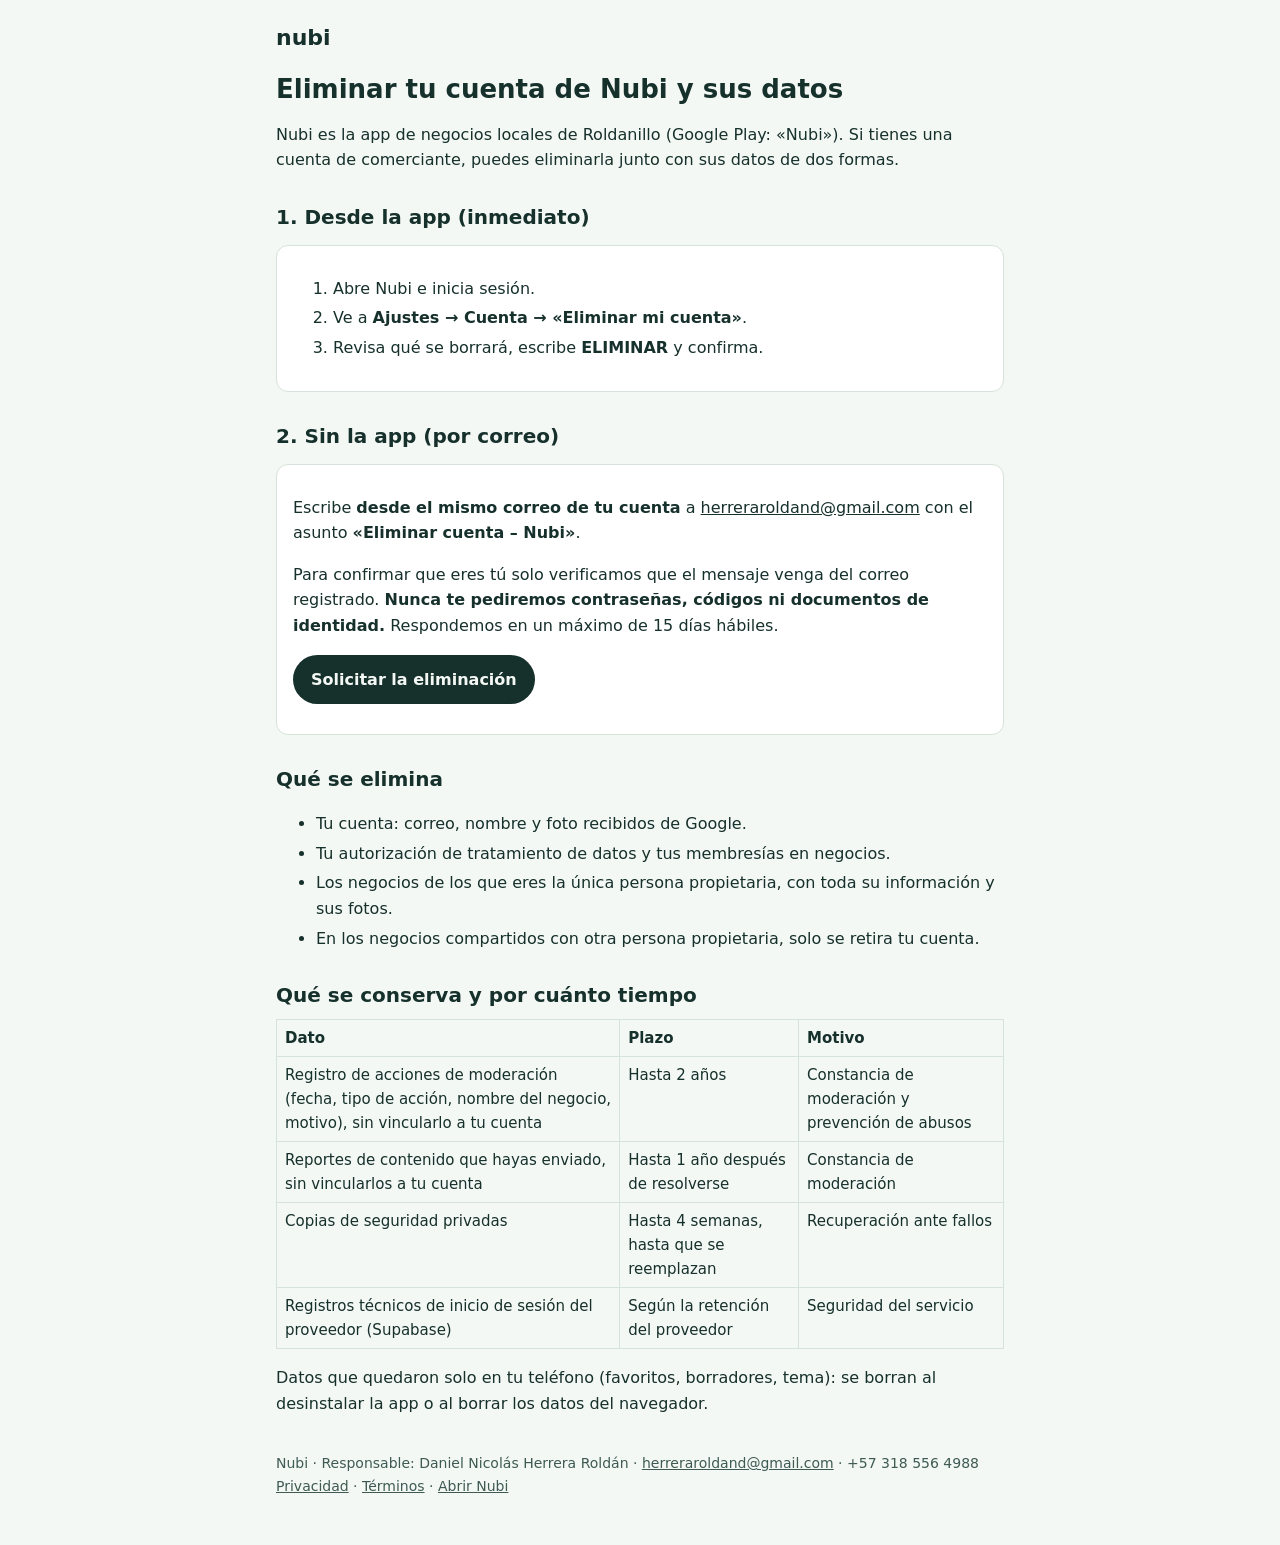
<file: eliminar-cuenta.html>
<!doctype html>
<html lang="es-CO"><head><meta charset="utf-8"><meta name="viewport" content="width=device-width, initial-scale=1">
<title>Eliminar tu cuenta de Nubi</title><meta name="robots" content="index">
<link rel="icon" href="assets/brand/favicon.svg">
<style>
:root{--bg:#F4F8F5;--card:#fff;--ink:#16302B;--muted:#3E5A53;--line:#D5E3DA;--acc:#A8D68A}
@media (prefers-color-scheme:dark){:root{--bg:#0F1F1B;--card:#16302B;--ink:#EAF3EE;--muted:#B9CFC6;--line:#2C4A43;--acc:#A8D68A}}
*{box-sizing:border-box}body{margin:0;background:var(--bg);color:var(--ink);font:16px/1.6 system-ui,-apple-system,"Segoe UI",Roboto,sans-serif}
main{max-width:760px;margin:0 auto;padding:20px 16px 48px}header a{color:var(--ink);font-weight:800;font-size:22px;text-decoration:none}
h1{font-size:26px;line-height:1.25;margin:18px 0 8px}h2{font-size:20px;margin:28px 0 8px}a{color:inherit}li{margin:4px 0}
.card{background:var(--card);border:1px solid var(--line);border-radius:12px;padding:14px 16px;margin:12px 0}
.btn{display:inline-block;background:var(--ink);color:var(--bg);padding:12px 18px;border-radius:999px;text-decoration:none;font-weight:700;min-height:44px}
table{width:100%;border-collapse:collapse;display:block;overflow-x:auto;font-size:15px}th,td{border:1px solid var(--line);padding:6px 8px;text-align:left;vertical-align:top}
footer{margin-top:36px;color:var(--muted);font-size:14px}
</style></head><body><main><header><a href="./">nubi</a></header>
<h1>Eliminar tu cuenta de Nubi y sus datos</h1>
<p>Nubi es la app de negocios locales de Roldanillo (Google Play: «Nubi»). Si tienes una cuenta de comerciante, puedes eliminarla junto con sus datos de dos formas.</p>

<h2>1. Desde la app (inmediato)</h2>
<div class="card"><ol>
<li>Abre Nubi e inicia sesión.</li>
<li>Ve a <strong>Ajustes → Cuenta → «Eliminar mi cuenta»</strong>.</li>
<li>Revisa qué se borrará, escribe <strong>ELIMINAR</strong> y confirma.</li>
</ol></div>

<h2>2. Sin la app (por correo)</h2>
<div class="card">
<p>Escribe <strong>desde el mismo correo de tu cuenta</strong> a <a href="mailto:herreraroldand@gmail.com?subject=Eliminar%20cuenta%20%E2%80%93%20Nubi">herreraroldand@gmail.com</a> con el asunto <strong>«Eliminar cuenta – Nubi»</strong>.</p>
<p>Para confirmar que eres tú solo verificamos que el mensaje venga del correo registrado. <strong>Nunca te pediremos contraseñas, códigos ni documentos de identidad.</strong> Respondemos en un máximo de 15 días hábiles.</p>
<p><a class="btn" href="mailto:herreraroldand@gmail.com?subject=Eliminar%20cuenta%20%E2%80%93%20Nubi">Solicitar la eliminación</a></p>
</div>

<h2>Qué se elimina</h2>
<ul>
<li>Tu cuenta: correo, nombre y foto recibidos de Google.</li>
<li>Tu autorización de tratamiento de datos y tus membresías en negocios.</li>
<li>Los negocios de los que eres la única persona propietaria, con toda su información y sus fotos.</li>
<li>En los negocios compartidos con otra persona propietaria, solo se retira tu cuenta.</li>
</ul>

<h2>Qué se conserva y por cuánto tiempo</h2>
<table><thead><tr><th>Dato</th><th>Plazo</th><th>Motivo</th></tr></thead><tbody>
<tr><td>Registro de acciones de moderación (fecha, tipo de acción, nombre del negocio, motivo), sin vincularlo a tu cuenta</td><td>Hasta 2 años</td><td>Constancia de moderación y prevención de abusos</td></tr>
<tr><td>Reportes de contenido que hayas enviado, sin vincularlos a tu cuenta</td><td>Hasta 1 año después de resolverse</td><td>Constancia de moderación</td></tr>
<tr><td>Copias de seguridad privadas</td><td>Hasta 4 semanas, hasta que se reemplazan</td><td>Recuperación ante fallos</td></tr>
<tr><td>Registros técnicos de inicio de sesión del proveedor (Supabase)</td><td>Según la retención del proveedor</td><td>Seguridad del servicio</td></tr>
</tbody></table>
<p>Datos que quedaron solo en tu teléfono (favoritos, borradores, tema): se borran al desinstalar la app o al borrar los datos del navegador.</p>

<footer>Nubi · Responsable: Daniel Nicolás Herrera Roldán · <a href="mailto:herreraroldand@gmail.com">herreraroldand@gmail.com</a> · +57 318 556 4988<br>
<a href="privacidad.html">Privacidad</a> · <a href="terminos.html">Términos</a> · <a href="./">Abrir Nubi</a></footer>
</main></body></html>
</file>
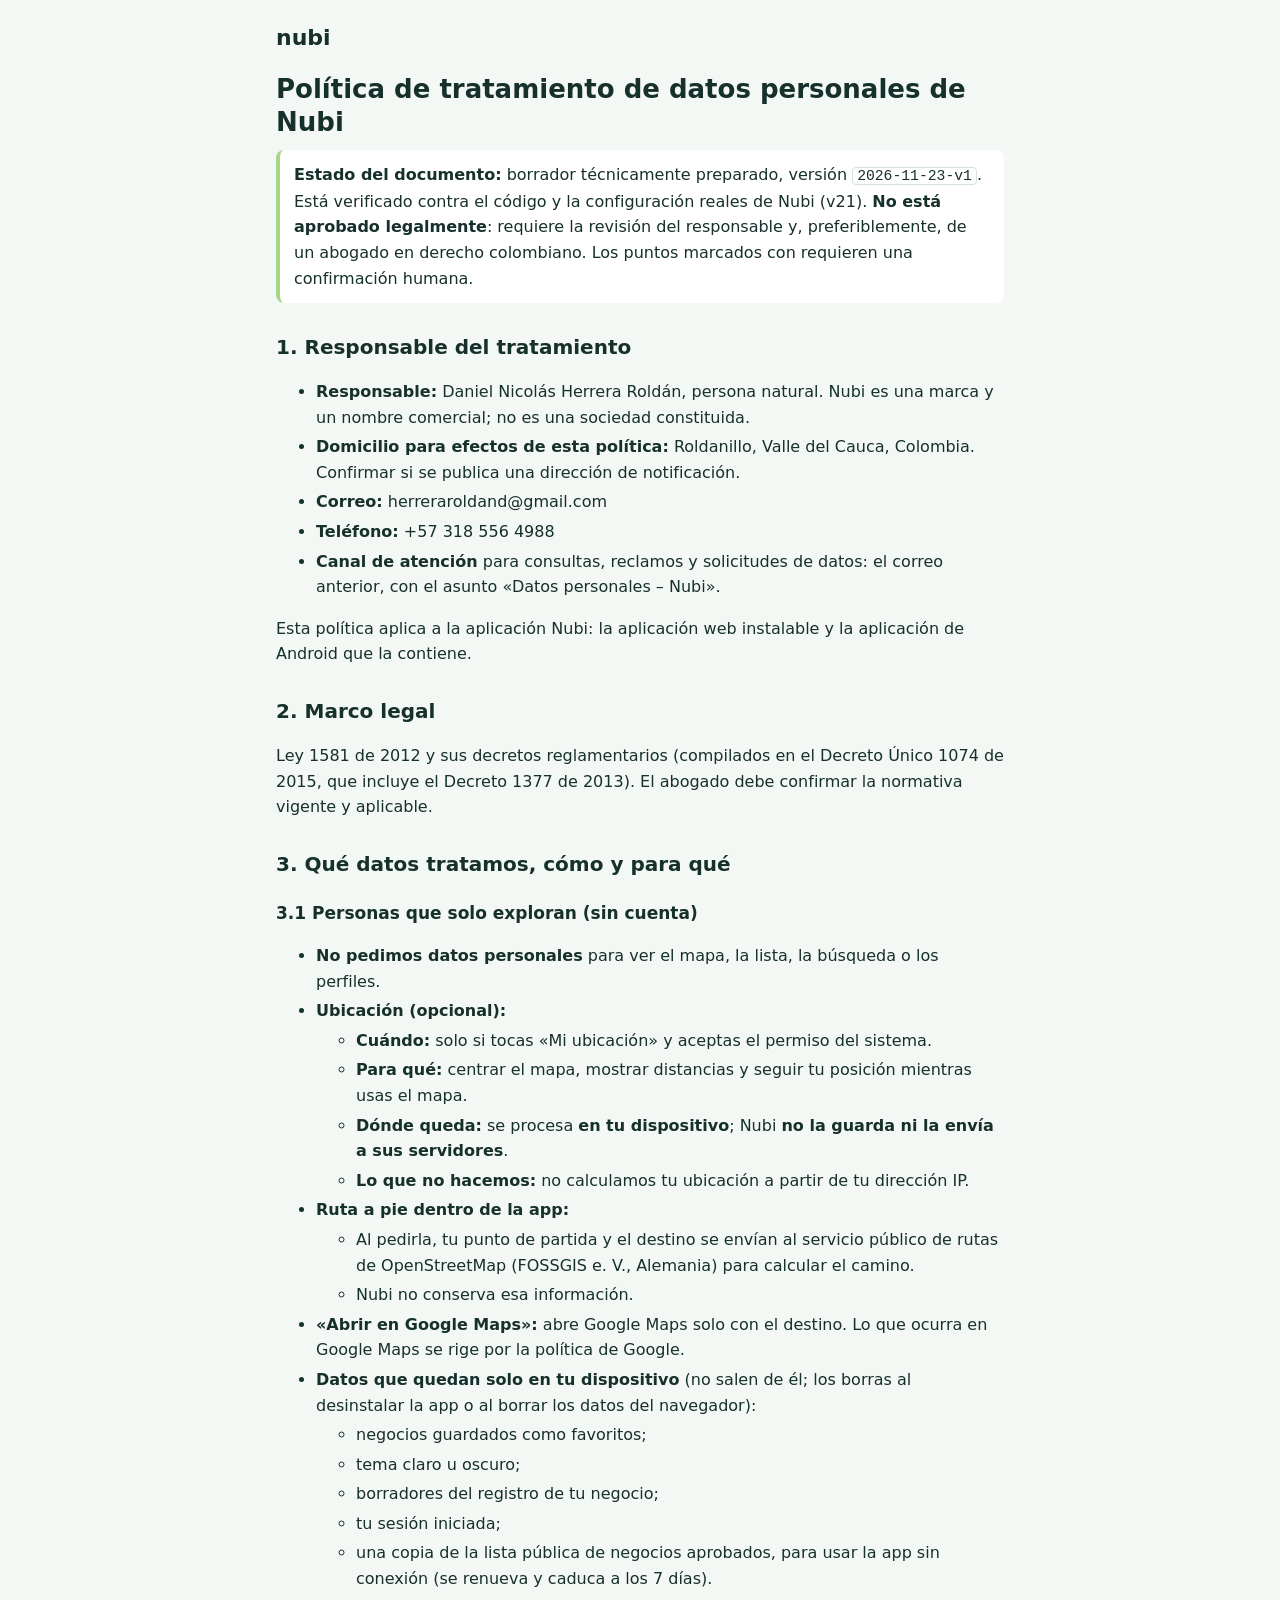
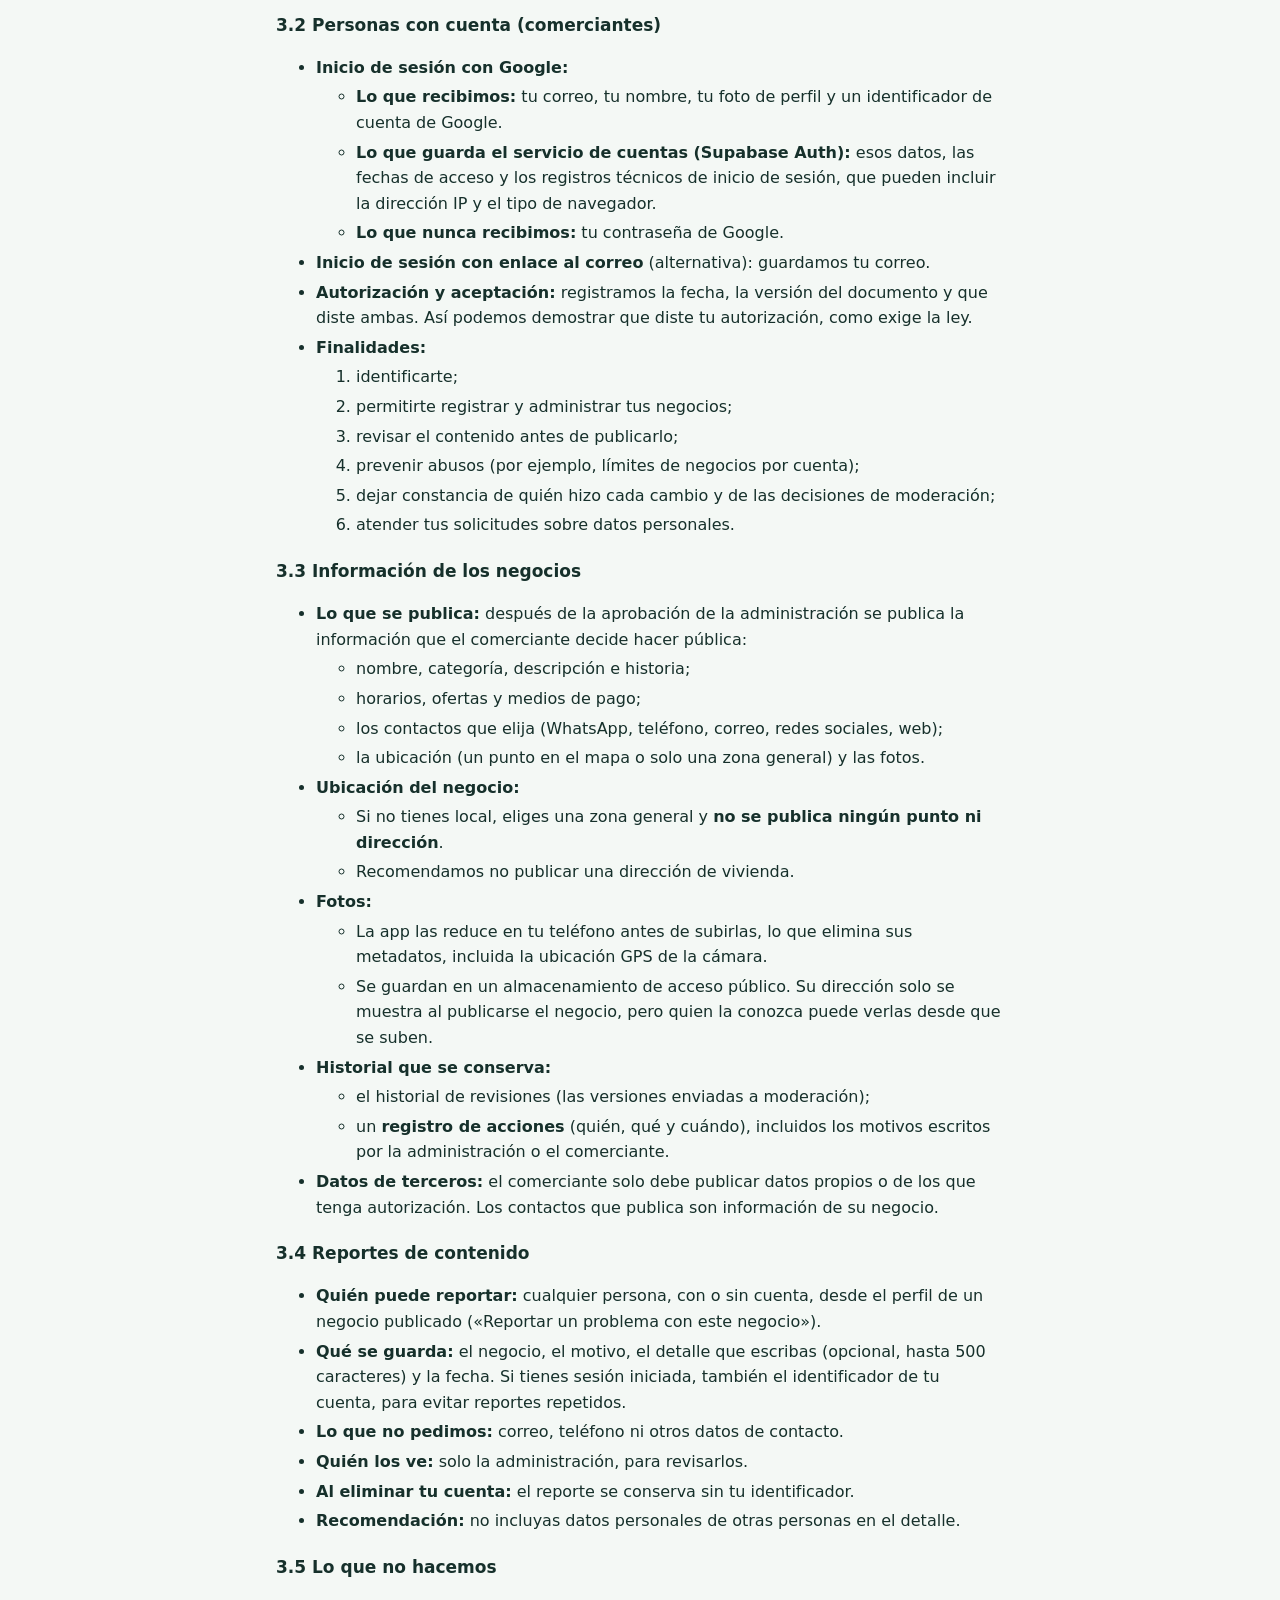
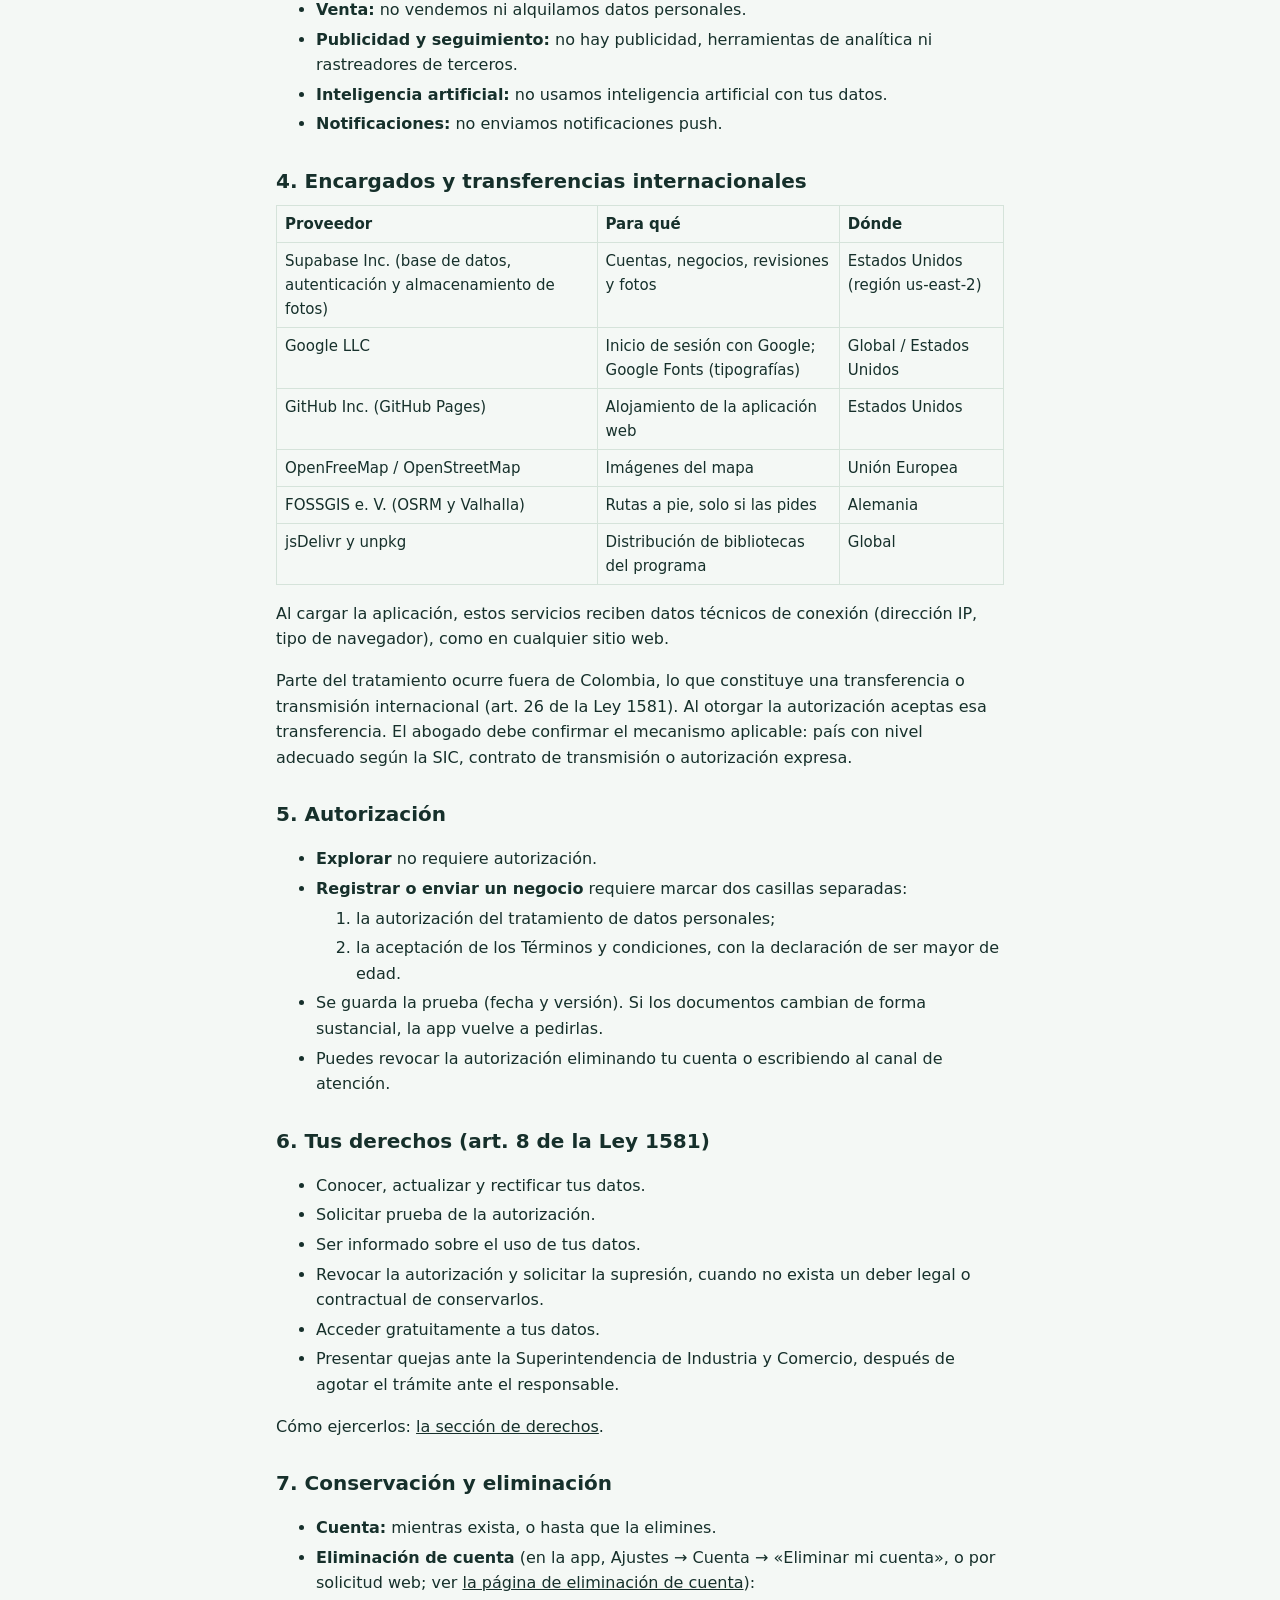
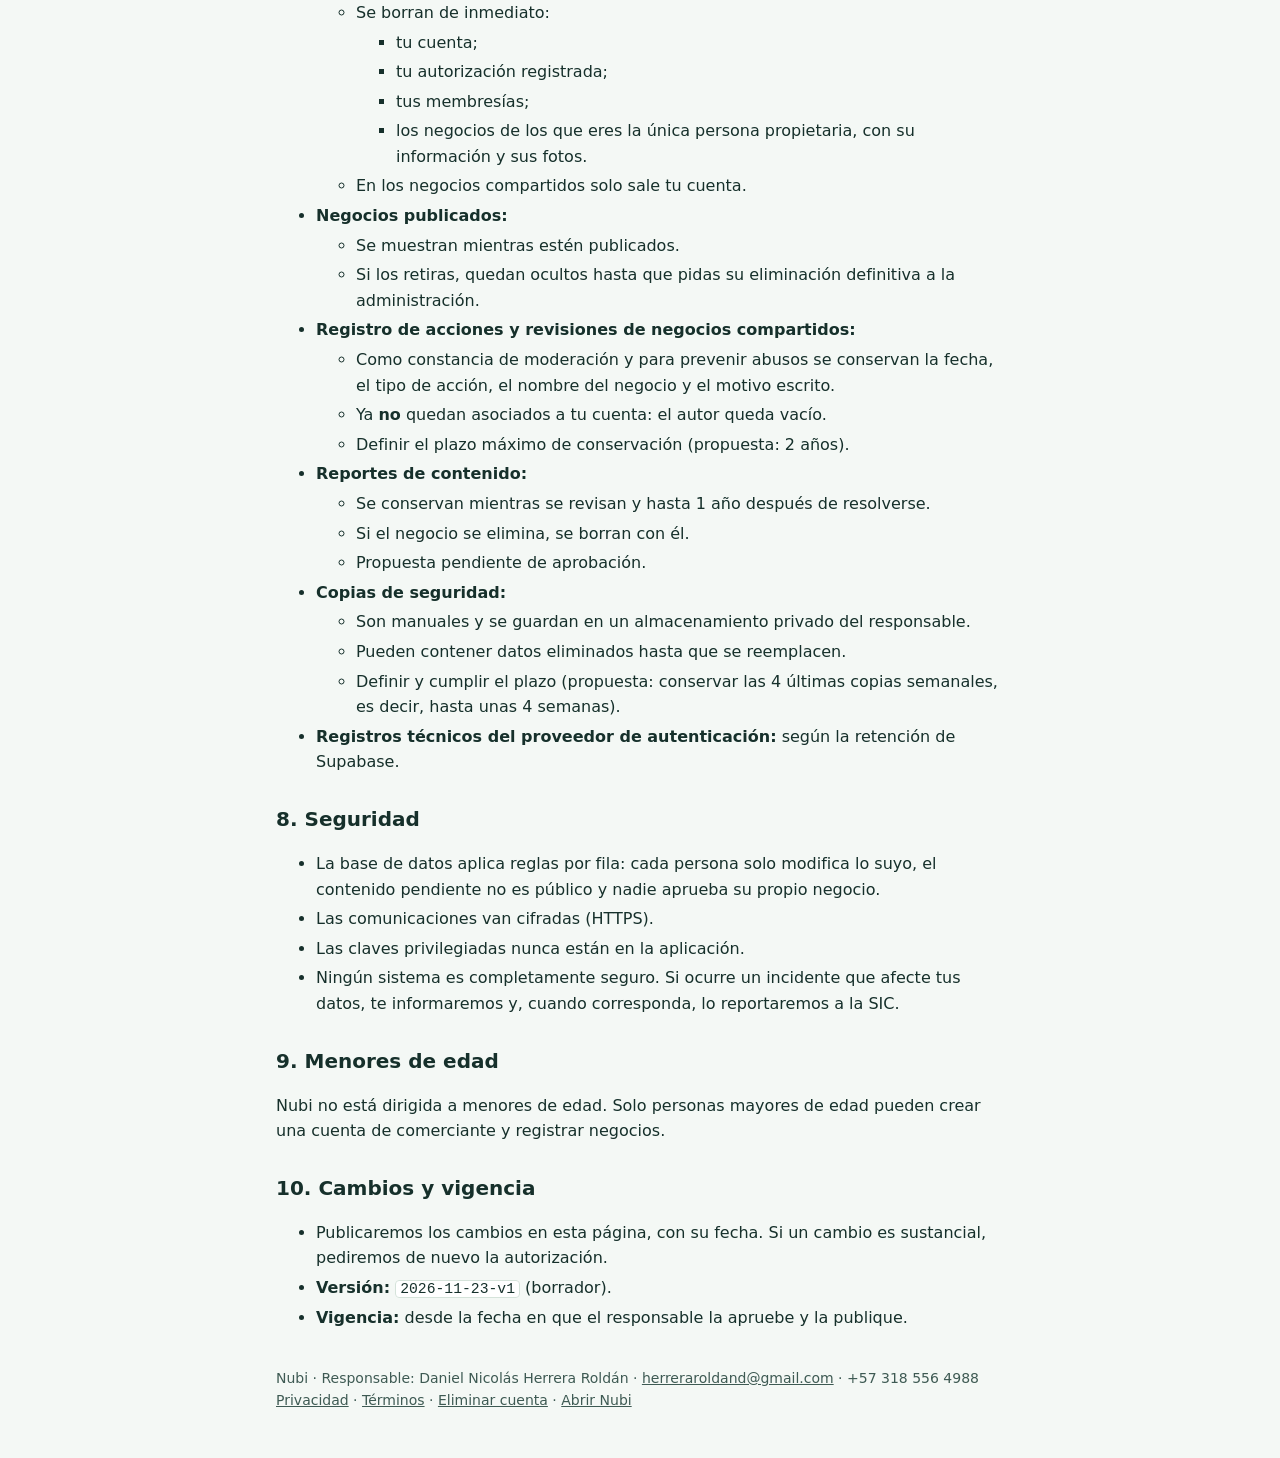
<file: privacidad.html>
<!doctype html>
<html lang="es-CO"><head><meta charset="utf-8"><meta name="viewport" content="width=device-width, initial-scale=1">
<title>Política de tratamiento de datos · Nubi</title><meta name="robots" content="index">
<link rel="icon" href="assets/brand/favicon.svg">
<style>
:root{--bg:#F4F8F5;--card:#fff;--ink:#16302B;--muted:#3E5A53;--line:#D5E3DA;--acc:#A8D68A}
@media (prefers-color-scheme:dark){:root{--bg:#0F1F1B;--card:#16302B;--ink:#EAF3EE;--muted:#B9CFC6;--line:#2C4A43;--acc:#A8D68A}}
*{box-sizing:border-box}body{margin:0;background:var(--bg);color:var(--ink);font:16px/1.6 system-ui,-apple-system,"Segoe UI",Roboto,sans-serif}
main{max-width:760px;margin:0 auto;padding:20px 16px 48px}header a{color:var(--ink);font-weight:800;font-size:22px;text-decoration:none}
h1{font-size:26px;line-height:1.25;margin:18px 0 8px}h2{font-size:20px;margin:28px 0 8px}h3{font-size:17px;margin:20px 0 6px}
a{color:inherit}blockquote{margin:12px 0;padding:12px 14px;border-left:4px solid var(--acc);background:var(--card);border-radius:8px}
table{width:100%;border-collapse:collapse;display:block;overflow-x:auto;font-size:15px}th,td{border:1px solid var(--line);padding:6px 8px;text-align:left;vertical-align:top}
code{background:var(--card);border:1px solid var(--line);border-radius:4px;padding:0 4px;font-size:.92em;overflow-wrap:anywhere}
footer{margin-top:36px;color:var(--muted);font-size:14px}li{margin:4px 0}
</style></head><body><main><header><a href="./">nubi</a></header>
<h1>Política de tratamiento de datos personales de Nubi</h1>
<blockquote><strong>Estado del documento:</strong> borrador técnicamente preparado, versión <code>2026-11-23-v1</code>. Está verificado contra el código y la configuración reales de Nubi (v21). <strong>No está aprobado legalmente</strong>: requiere la revisión del responsable y, preferiblemente, de un abogado en derecho colombiano. Los puntos marcados con requieren una confirmación humana.</blockquote>
<h2>1. Responsable del tratamiento</h2>
<ul><li><strong>Responsable:</strong> Daniel Nicolás Herrera Roldán, persona natural. Nubi es una marca y un nombre comercial; no es una sociedad constituida.</li><li><strong>Domicilio para efectos de esta política:</strong> Roldanillo, Valle del Cauca, Colombia. Confirmar si se publica una dirección de notificación.</li><li><strong>Correo:</strong> herreraroldand@gmail.com</li><li><strong>Teléfono:</strong> +57 318 556 4988</li><li><strong>Canal de atención</strong> para consultas, reclamos y solicitudes de datos: el correo anterior, con el asunto «Datos personales – Nubi».</li></ul>
<p>Esta política aplica a la aplicación Nubi: la aplicación web instalable y la aplicación de Android que la contiene.</p>
<h2>2. Marco legal</h2>
<p>Ley 1581 de 2012 y sus decretos reglamentarios (compilados en el Decreto Único 1074 de 2015, que incluye el Decreto 1377 de 2013). El abogado debe confirmar la normativa vigente y aplicable.</p>
<h2>3. Qué datos tratamos, cómo y para qué</h2>
<h3>3.1 Personas que solo exploran (sin cuenta)</h3>
<ul><li><strong>No pedimos datos personales</strong> para ver el mapa, la lista, la búsqueda o los perfiles.</li><li><strong>Ubicación (opcional):</strong><ul><li><strong>Cuándo:</strong> solo si tocas «Mi ubicación» y aceptas el permiso del sistema.</li><li><strong>Para qué:</strong> centrar el mapa, mostrar distancias y seguir tu posición mientras usas el mapa.</li><li><strong>Dónde queda:</strong> se procesa <strong>en tu dispositivo</strong>; Nubi <strong>no la guarda ni la envía a sus servidores</strong>.</li><li><strong>Lo que no hacemos:</strong> no calculamos tu ubicación a partir de tu dirección IP.</li></ul></li><li><strong>Ruta a pie dentro de la app:</strong><ul><li>Al pedirla, tu punto de partida y el destino se envían al servicio público de rutas de OpenStreetMap (FOSSGIS e. V., Alemania) para calcular el camino.</li><li>Nubi no conserva esa información.</li></ul></li><li><strong>«Abrir en Google Maps»:</strong> abre Google Maps solo con el destino. Lo que ocurra en Google Maps se rige por la política de Google.</li><li><strong>Datos que quedan solo en tu dispositivo</strong> (no salen de él; los borras al desinstalar la app o al borrar los datos del navegador):<ul><li>negocios guardados como favoritos;</li><li>tema claro u oscuro;</li><li>borradores del registro de tu negocio;</li><li>tu sesión iniciada;</li><li>una copia de la lista pública de negocios aprobados, para usar la app sin conexión (se renueva y caduca a los 7 días).</li></ul></li></ul>
<h3>3.2 Personas con cuenta (comerciantes)</h3>
<ul><li><strong>Inicio de sesión con Google:</strong><ul><li><strong>Lo que recibimos:</strong> tu correo, tu nombre, tu foto de perfil y un identificador de cuenta de Google.</li><li><strong>Lo que guarda el servicio de cuentas (Supabase Auth):</strong> esos datos, las fechas de acceso y los registros técnicos de inicio de sesión, que pueden incluir la dirección IP y el tipo de navegador.</li><li><strong>Lo que nunca recibimos:</strong> tu contraseña de Google.</li></ul></li><li><strong>Inicio de sesión con enlace al correo</strong> (alternativa): guardamos tu correo.</li><li><strong>Autorización y aceptación:</strong> registramos la fecha, la versión del documento y que diste ambas. Así podemos demostrar que diste tu autorización, como exige la ley.</li><li><strong>Finalidades:</strong><ol><li>identificarte;</li><li>permitirte registrar y administrar tus negocios;</li><li>revisar el contenido antes de publicarlo;</li><li>prevenir abusos (por ejemplo, límites de negocios por cuenta);</li><li>dejar constancia de quién hizo cada cambio y de las decisiones de moderación;</li><li>atender tus solicitudes sobre datos personales.</li></ol></li></ul>
<h3>3.3 Información de los negocios</h3>
<ul><li><strong>Lo que se publica:</strong> después de la aprobación de la administración se publica la información que el comerciante decide hacer pública:<ul><li>nombre, categoría, descripción e historia;</li><li>horarios, ofertas y medios de pago;</li><li>los contactos que elija (WhatsApp, teléfono, correo, redes sociales, web);</li><li>la ubicación (un punto en el mapa o solo una zona general) y las fotos.</li></ul></li><li><strong>Ubicación del negocio:</strong><ul><li>Si no tienes local, eliges una zona general y <strong>no se publica ningún punto ni dirección</strong>.</li><li>Recomendamos no publicar una dirección de vivienda.</li></ul></li><li><strong>Fotos:</strong><ul><li>La app las reduce en tu teléfono antes de subirlas, lo que elimina sus metadatos, incluida la ubicación GPS de la cámara.</li><li>Se guardan en un almacenamiento de acceso público. Su dirección solo se muestra al publicarse el negocio, pero quien la conozca puede verlas desde que se suben.</li></ul></li><li><strong>Historial que se conserva:</strong><ul><li>el historial de revisiones (las versiones enviadas a moderación);</li><li>un <strong>registro de acciones</strong> (quién, qué y cuándo), incluidos los motivos escritos por la administración o el comerciante.</li></ul></li><li><strong>Datos de terceros:</strong> el comerciante solo debe publicar datos propios o de los que tenga autorización. Los contactos que publica son información de su negocio.</li></ul>
<h3>3.4 Reportes de contenido</h3>
<ul><li><strong>Quién puede reportar:</strong> cualquier persona, con o sin cuenta, desde el perfil de un negocio publicado («Reportar un problema con este negocio»).</li><li><strong>Qué se guarda:</strong> el negocio, el motivo, el detalle que escribas (opcional, hasta 500 caracteres) y la fecha. Si tienes sesión iniciada, también el identificador de tu cuenta, para evitar reportes repetidos.</li><li><strong>Lo que no pedimos:</strong> correo, teléfono ni otros datos de contacto.</li><li><strong>Quién los ve:</strong> solo la administración, para revisarlos.</li><li><strong>Al eliminar tu cuenta:</strong> el reporte se conserva sin tu identificador.</li><li><strong>Recomendación:</strong> no incluyas datos personales de otras personas en el detalle.</li></ul>
<h3>3.5 Lo que <strong>no</strong> hacemos</h3>
<ul><li><strong>Venta:</strong> no vendemos ni alquilamos datos personales.</li><li><strong>Publicidad y seguimiento:</strong> no hay publicidad, herramientas de analítica ni rastreadores de terceros.</li><li><strong>Inteligencia artificial:</strong> no usamos inteligencia artificial con tus datos.</li><li><strong>Notificaciones:</strong> no enviamos notificaciones push.</li></ul>
<h2>4. Encargados y transferencias internacionales</h2>
<table><thead><tr><th>Proveedor</th><th>Para qué</th><th>Dónde</th></tr></thead><tbody><tr><td>Supabase Inc. (base de datos, autenticación y almacenamiento de fotos)</td><td>Cuentas, negocios, revisiones y fotos</td><td>Estados Unidos (región us-east-2)</td></tr><tr><td>Google LLC</td><td>Inicio de sesión con Google; Google Fonts (tipografías)</td><td>Global / Estados Unidos</td></tr><tr><td>GitHub Inc. (GitHub Pages)</td><td>Alojamiento de la aplicación web</td><td>Estados Unidos</td></tr><tr><td>OpenFreeMap / OpenStreetMap</td><td>Imágenes del mapa</td><td>Unión Europea</td></tr><tr><td>FOSSGIS e. V. (OSRM y Valhalla)</td><td>Rutas a pie, solo si las pides</td><td>Alemania</td></tr><tr><td>jsDelivr y unpkg</td><td>Distribución de bibliotecas del programa</td><td>Global</td></tr></tbody></table>
<p>Al cargar la aplicación, estos servicios reciben datos técnicos de conexión (dirección IP, tipo de navegador), como en cualquier sitio web.</p>
<p>Parte del tratamiento ocurre fuera de Colombia, lo que constituye una transferencia o transmisión internacional (art. 26 de la Ley 1581). Al otorgar la autorización aceptas esa transferencia. El abogado debe confirmar el mecanismo aplicable: país con nivel adecuado según la SIC, contrato de transmisión o autorización expresa.</p>
<h2>5. Autorización</h2>
<ul><li><strong>Explorar</strong> no requiere autorización.</li><li><strong>Registrar o enviar un negocio</strong> requiere marcar dos casillas separadas:<ol><li>la autorización del tratamiento de datos personales;</li><li>la aceptación de los Términos y condiciones, con la declaración de ser mayor de edad.</li></ol></li><li>Se guarda la prueba (fecha y versión). Si los documentos cambian de forma sustancial, la app vuelve a pedirlas.</li><li>Puedes revocar la autorización eliminando tu cuenta o escribiendo al canal de atención.</li></ul>
<h2 id="derechos">6. Tus derechos (art. 8 de la Ley 1581)</h2>
<ul><li>Conocer, actualizar y rectificar tus datos.</li><li>Solicitar prueba de la autorización.</li><li>Ser informado sobre el uso de tus datos.</li><li>Revocar la autorización y solicitar la supresión, cuando no exista un deber legal o contractual de conservarlos.</li><li>Acceder gratuitamente a tus datos.</li><li>Presentar quejas ante la Superintendencia de Industria y Comercio, después de agotar el trámite ante el responsable.</li></ul>
<p>Cómo ejercerlos: <a href="privacidad.html#derechos">la sección de derechos</a>.</p>
<h2>7. Conservación y eliminación</h2>
<ul><li><strong>Cuenta:</strong> mientras exista, o hasta que la elimines.</li><li><strong>Eliminación de cuenta</strong> (en la app, Ajustes → Cuenta → «Eliminar mi cuenta», o por solicitud web; ver <a href="eliminar-cuenta.html">la página de eliminación de cuenta</a>):<ul><li>Se borran de inmediato:<ul><li>tu cuenta;</li><li>tu autorización registrada;</li><li>tus membresías;</li><li>los negocios de los que eres la única persona propietaria, con su información y sus fotos.</li></ul></li><li>En los negocios compartidos solo sale tu cuenta.</li></ul></li><li><strong>Negocios publicados:</strong><ul><li>Se muestran mientras estén publicados.</li><li>Si los retiras, quedan ocultos hasta que pidas su eliminación definitiva a la administración.</li></ul></li><li><strong>Registro de acciones y revisiones de negocios compartidos:</strong><ul><li>Como constancia de moderación y para prevenir abusos se conservan la fecha, el tipo de acción, el nombre del negocio y el motivo escrito.</li><li>Ya <strong>no</strong> quedan asociados a tu cuenta: el autor queda vacío.</li><li>Definir el plazo máximo de conservación (propuesta: 2 años).</li></ul></li><li><strong>Reportes de contenido:</strong><ul><li>Se conservan mientras se revisan y hasta 1 año después de resolverse.</li><li>Si el negocio se elimina, se borran con él.</li><li>Propuesta pendiente de aprobación.</li></ul></li><li><strong>Copias de seguridad:</strong><ul><li>Son manuales y se guardan en un almacenamiento privado del responsable.</li><li>Pueden contener datos eliminados hasta que se reemplacen.</li><li>Definir y cumplir el plazo (propuesta: conservar las 4 últimas copias semanales, es decir, hasta unas 4 semanas).</li></ul></li><li><strong>Registros técnicos del proveedor de autenticación:</strong> según la retención de Supabase.</li></ul>
<h2>8. Seguridad</h2>
<ul><li>La base de datos aplica reglas por fila: cada persona solo modifica lo suyo, el contenido pendiente no es público y nadie aprueba su propio negocio.</li><li>Las comunicaciones van cifradas (HTTPS).</li><li>Las claves privilegiadas nunca están en la aplicación.</li><li>Ningún sistema es completamente seguro. Si ocurre un incidente que afecte tus datos, te informaremos y, cuando corresponda, lo reportaremos a la SIC.</li></ul>
<h2>9. Menores de edad</h2>
<p>Nubi no está dirigida a menores de edad. Solo personas mayores de edad pueden crear una cuenta de comerciante y registrar negocios.</p>
<h2>10. Cambios y vigencia</h2>
<ul><li>Publicaremos los cambios en esta página, con su fecha. Si un cambio es sustancial, pediremos de nuevo la autorización.</li><li><strong>Versión:</strong> <code>2026-11-23-v1</code> (borrador).</li><li><strong>Vigencia:</strong> desde la fecha en que el responsable la apruebe y la publique.</li></ul><footer>Nubi · Responsable: Daniel Nicolás Herrera Roldán · <a href="mailto:herreraroldand@gmail.com">herreraroldand@gmail.com</a> · +57 318 556 4988<br>
<a href="privacidad.html">Privacidad</a> · <a href="terminos.html">Términos</a> · <a href="eliminar-cuenta.html">Eliminar cuenta</a> · <a href="./">Abrir Nubi</a></footer>
</main></body></html>
</file>
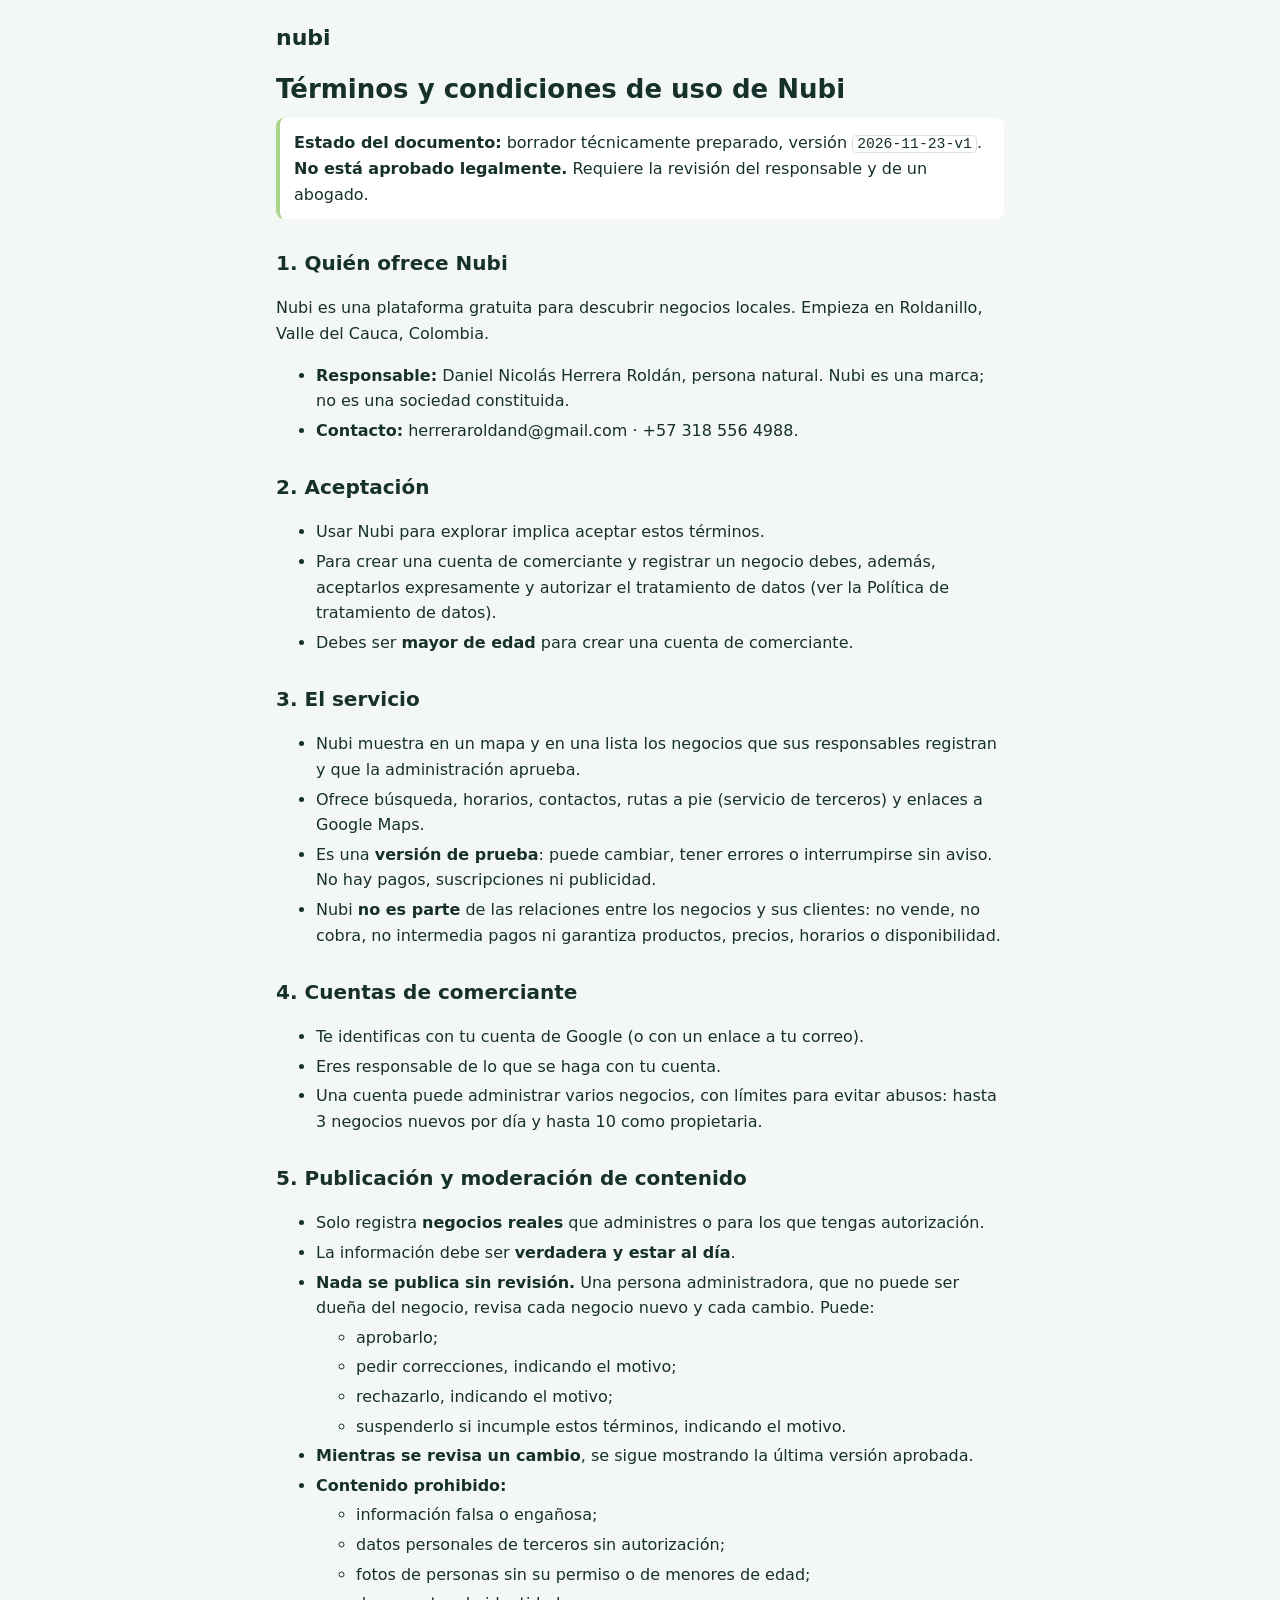
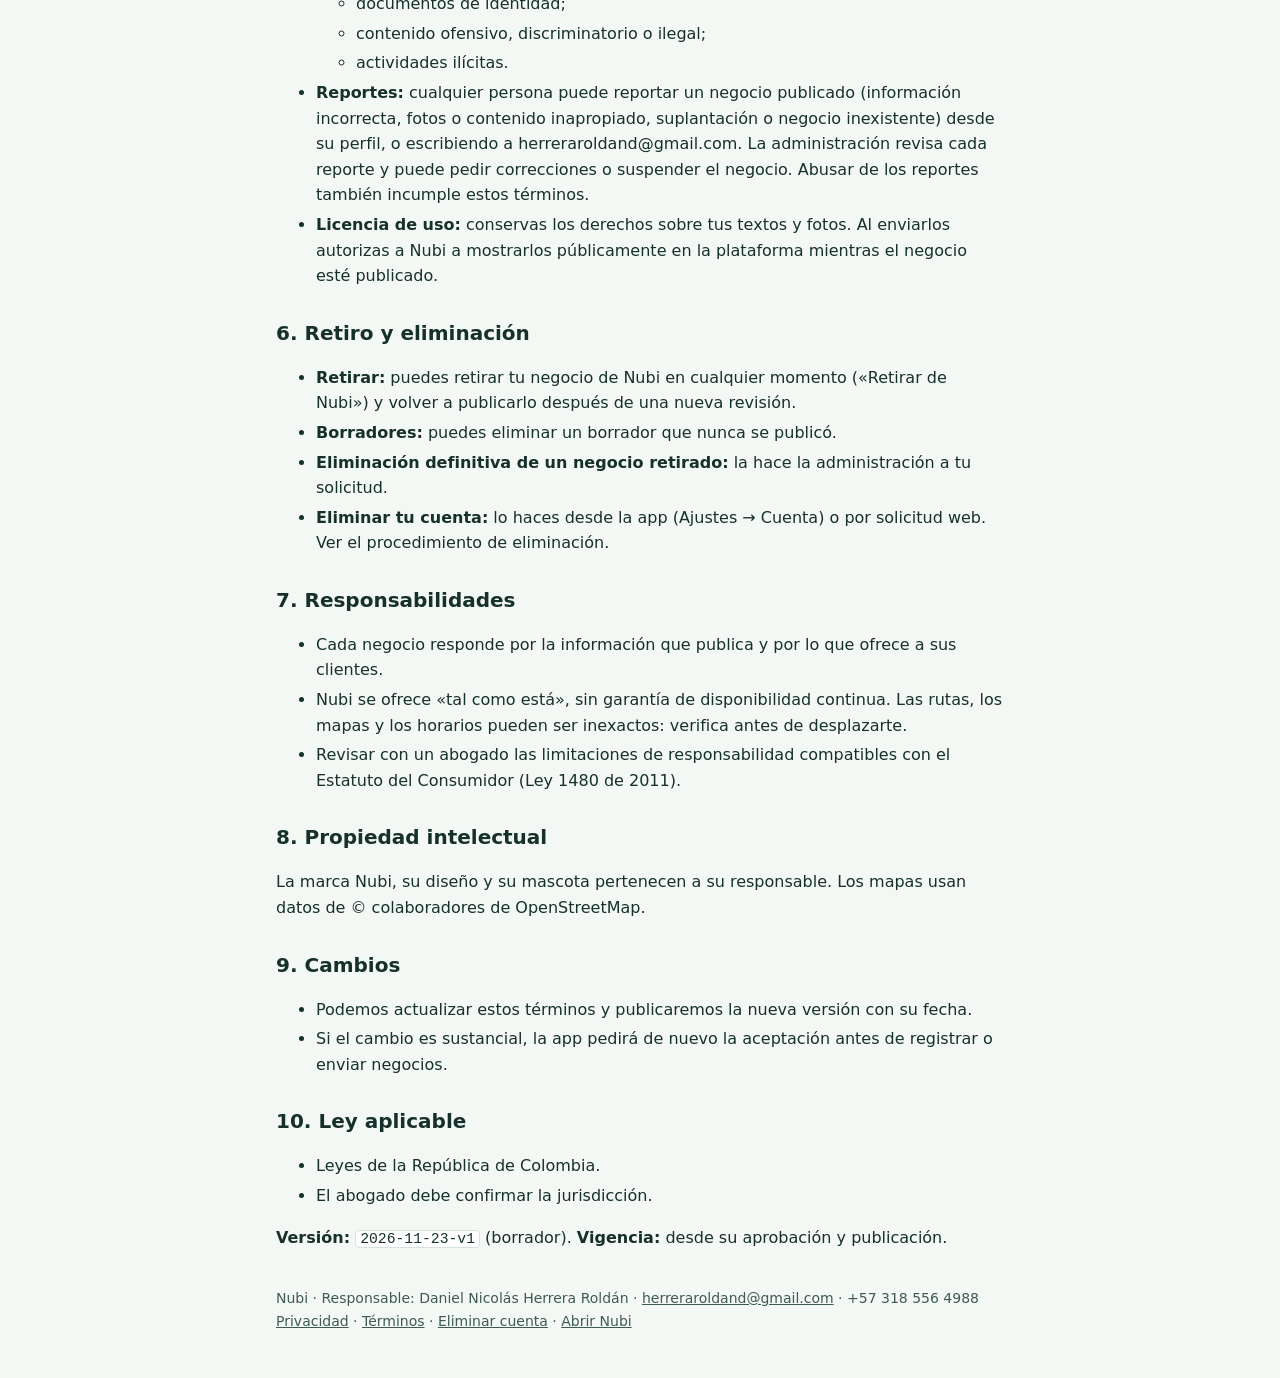
<file: terminos.html>
<!doctype html>
<html lang="es-CO"><head><meta charset="utf-8"><meta name="viewport" content="width=device-width, initial-scale=1">
<title>Términos y condiciones · Nubi</title><meta name="robots" content="index">
<link rel="icon" href="assets/brand/favicon.svg">
<style>
:root{--bg:#F4F8F5;--card:#fff;--ink:#16302B;--muted:#3E5A53;--line:#D5E3DA;--acc:#A8D68A}
@media (prefers-color-scheme:dark){:root{--bg:#0F1F1B;--card:#16302B;--ink:#EAF3EE;--muted:#B9CFC6;--line:#2C4A43;--acc:#A8D68A}}
*{box-sizing:border-box}body{margin:0;background:var(--bg);color:var(--ink);font:16px/1.6 system-ui,-apple-system,"Segoe UI",Roboto,sans-serif}
main{max-width:760px;margin:0 auto;padding:20px 16px 48px}header a{color:var(--ink);font-weight:800;font-size:22px;text-decoration:none}
h1{font-size:26px;line-height:1.25;margin:18px 0 8px}h2{font-size:20px;margin:28px 0 8px}h3{font-size:17px;margin:20px 0 6px}
a{color:inherit}blockquote{margin:12px 0;padding:12px 14px;border-left:4px solid var(--acc);background:var(--card);border-radius:8px}
table{width:100%;border-collapse:collapse;display:block;overflow-x:auto;font-size:15px}th,td{border:1px solid var(--line);padding:6px 8px;text-align:left;vertical-align:top}
code{background:var(--card);border:1px solid var(--line);border-radius:4px;padding:0 4px;font-size:.92em;overflow-wrap:anywhere}
footer{margin-top:36px;color:var(--muted);font-size:14px}li{margin:4px 0}
</style></head><body><main><header><a href="./">nubi</a></header>
<h1>Términos y condiciones de uso de Nubi</h1>
<blockquote><strong>Estado del documento:</strong> borrador técnicamente preparado, versión <code>2026-11-23-v1</code>. <strong>No está aprobado legalmente.</strong> Requiere la revisión del responsable y de un abogado.</blockquote>
<h2>1. Quién ofrece Nubi</h2>
<p>Nubi es una plataforma gratuita para descubrir negocios locales. Empieza en Roldanillo, Valle del Cauca, Colombia.</p>
<ul><li><strong>Responsable:</strong> Daniel Nicolás Herrera Roldán, persona natural. Nubi es una marca; no es una sociedad constituida.</li><li><strong>Contacto:</strong> herreraroldand@gmail.com · +57 318 556 4988.</li></ul>
<h2>2. Aceptación</h2>
<ul><li>Usar Nubi para explorar implica aceptar estos términos.</li><li>Para crear una cuenta de comerciante y registrar un negocio debes, además, aceptarlos expresamente y autorizar el tratamiento de datos (ver la Política de tratamiento de datos).</li><li>Debes ser <strong>mayor de edad</strong> para crear una cuenta de comerciante.</li></ul>
<h2>3. El servicio</h2>
<ul><li>Nubi muestra en un mapa y en una lista los negocios que sus responsables registran y que la administración aprueba.</li><li>Ofrece búsqueda, horarios, contactos, rutas a pie (servicio de terceros) y enlaces a Google Maps.</li><li>Es una <strong>versión de prueba</strong>: puede cambiar, tener errores o interrumpirse sin aviso. No hay pagos, suscripciones ni publicidad.</li><li>Nubi <strong>no es parte</strong> de las relaciones entre los negocios y sus clientes: no vende, no cobra, no intermedia pagos ni garantiza productos, precios, horarios o disponibilidad.</li></ul>
<h2>4. Cuentas de comerciante</h2>
<ul><li>Te identificas con tu cuenta de Google (o con un enlace a tu correo).</li><li>Eres responsable de lo que se haga con tu cuenta.</li><li>Una cuenta puede administrar varios negocios, con límites para evitar abusos: hasta 3 negocios nuevos por día y hasta 10 como propietaria.</li></ul>
<h2>5. Publicación y moderación de contenido</h2>
<ul><li>Solo registra <strong>negocios reales</strong> que administres o para los que tengas autorización.</li><li>La información debe ser <strong>verdadera y estar al día</strong>.</li><li><strong>Nada se publica sin revisión.</strong> Una persona administradora, que no puede ser dueña del negocio, revisa cada negocio nuevo y cada cambio. Puede:<ul><li>aprobarlo;</li><li>pedir correcciones, indicando el motivo;</li><li>rechazarlo, indicando el motivo;</li><li>suspenderlo si incumple estos términos, indicando el motivo.</li></ul></li><li><strong>Mientras se revisa un cambio</strong>, se sigue mostrando la última versión aprobada.</li><li><strong>Contenido prohibido:</strong><ul><li>información falsa o engañosa;</li><li>datos personales de terceros sin autorización;</li><li>fotos de personas sin su permiso o de menores de edad;</li><li>documentos de identidad;</li><li>contenido ofensivo, discriminatorio o ilegal;</li><li>actividades ilícitas.</li></ul></li><li><strong>Reportes:</strong> cualquier persona puede reportar un negocio publicado (información incorrecta, fotos o contenido inapropiado, suplantación o negocio inexistente) desde su perfil, o escribiendo a herreraroldand@gmail.com. La administración revisa cada reporte y puede pedir correcciones o suspender el negocio. Abusar de los reportes también incumple estos términos.</li><li><strong>Licencia de uso:</strong> conservas los derechos sobre tus textos y fotos. Al enviarlos autorizas a Nubi a mostrarlos públicamente en la plataforma mientras el negocio esté publicado.</li></ul>
<h2>6. Retiro y eliminación</h2>
<ul><li><strong>Retirar:</strong> puedes retirar tu negocio de Nubi en cualquier momento («Retirar de Nubi») y volver a publicarlo después de una nueva revisión.</li><li><strong>Borradores:</strong> puedes eliminar un borrador que nunca se publicó.</li><li><strong>Eliminación definitiva de un negocio retirado:</strong> la hace la administración a tu solicitud.</li><li><strong>Eliminar tu cuenta:</strong> lo haces desde la app (Ajustes → Cuenta) o por solicitud web. Ver el procedimiento de eliminación.</li></ul>
<h2>7. Responsabilidades</h2>
<ul><li>Cada negocio responde por la información que publica y por lo que ofrece a sus clientes.</li><li>Nubi se ofrece «tal como está», sin garantía de disponibilidad continua. Las rutas, los mapas y los horarios pueden ser inexactos: verifica antes de desplazarte.</li><li>Revisar con un abogado las limitaciones de responsabilidad compatibles con el Estatuto del Consumidor (Ley 1480 de 2011).</li></ul>
<h2>8. Propiedad intelectual</h2>
<p>La marca Nubi, su diseño y su mascota pertenecen a su responsable. Los mapas usan datos de © colaboradores de OpenStreetMap.</p>
<h2>9. Cambios</h2>
<ul><li>Podemos actualizar estos términos y publicaremos la nueva versión con su fecha.</li><li>Si el cambio es sustancial, la app pedirá de nuevo la aceptación antes de registrar o enviar negocios.</li></ul>
<h2>10. Ley aplicable</h2>
<ul><li>Leyes de la República de Colombia.</li><li>El abogado debe confirmar la jurisdicción.</li></ul>
<p><strong>Versión:</strong> <code>2026-11-23-v1</code> (borrador). <strong>Vigencia:</strong> desde su aprobación y publicación.</p><footer>Nubi · Responsable: Daniel Nicolás Herrera Roldán · <a href="mailto:herreraroldand@gmail.com">herreraroldand@gmail.com</a> · +57 318 556 4988<br>
<a href="privacidad.html">Privacidad</a> · <a href="terminos.html">Términos</a> · <a href="eliminar-cuenta.html">Eliminar cuenta</a> · <a href="./">Abrir Nubi</a></footer>
</main></body></html>
</file>
